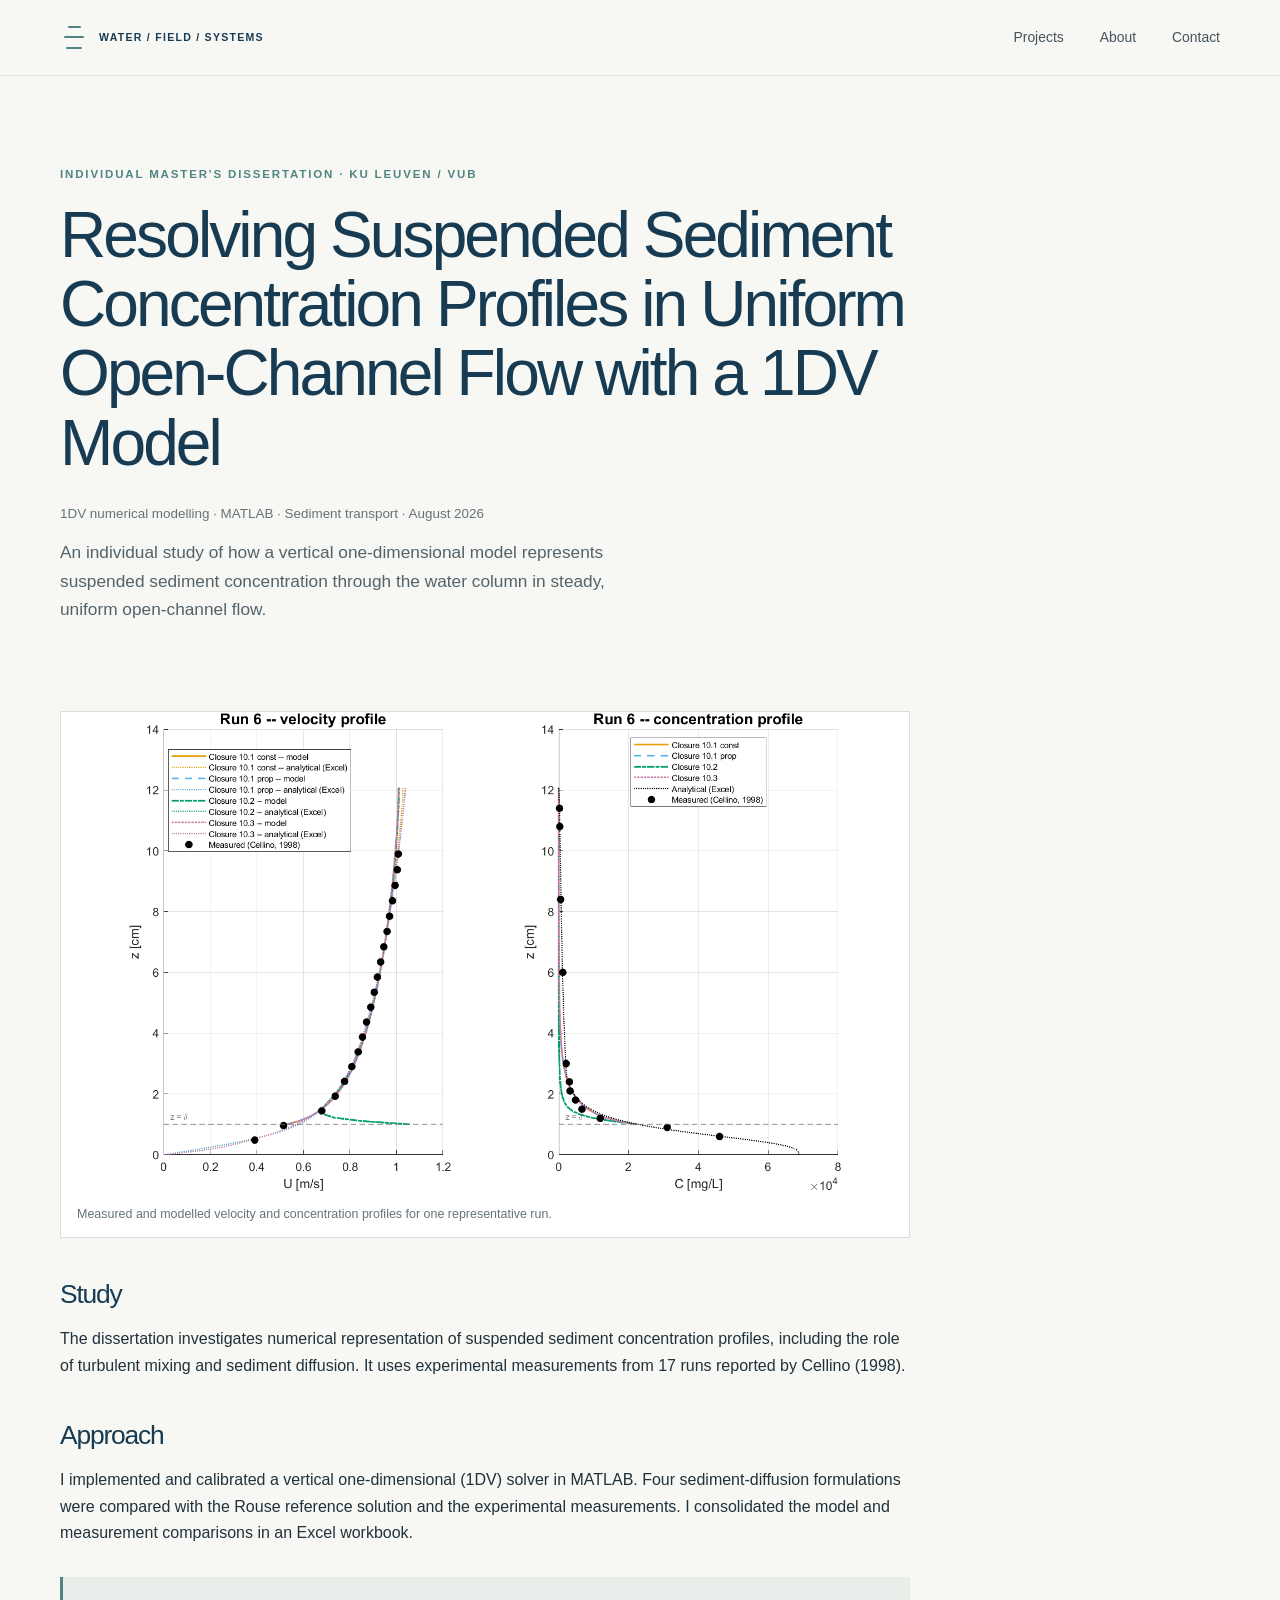
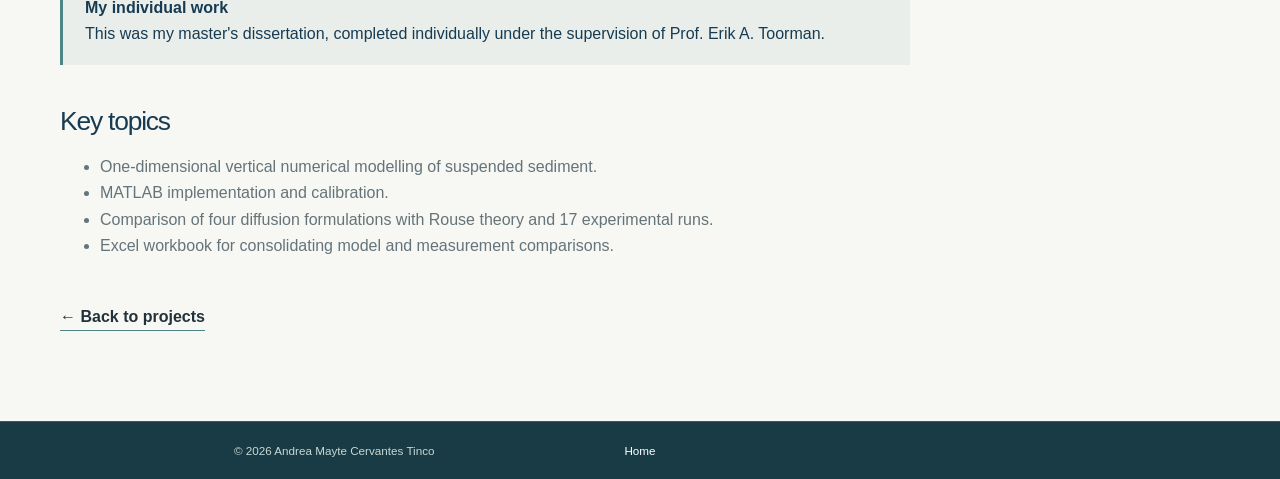
<file: projects/thesis.html>
<!doctype html>
<html lang="en">
<head>
  <meta charset="utf-8">
  <meta name="viewport" content="width=device-width, initial-scale=1">
  <meta name="description" content="Andrea Cervantes' individual MSc dissertation on modelling suspended sediment profiles in open-channel flow.">
  <title>Suspended Sediment Modelling | Andrea Cervantes</title>
  <link rel="stylesheet" href="../assets/css/style.css?v=14">
  <style>
    .case-hero { max-width:900px; padding:clamp(50px,8vw,90px) 0 36px; }
    .case-hero h1 { font-size:clamp(2.4rem,5vw,4.4rem); }
    .case-meta { color:var(--muted); font-size:.84rem; }
    .case-body { max-width:850px; padding-bottom:90px; }
    .case-body h2 { margin-top:42px; font-size:1.65rem; }
    .case-figure { margin:34px 0; background:#fff; border:1px solid var(--line); }
    .case-figure img { display:block; width:100%; max-height:480px; object-fit:contain; }
    .case-figure figcaption { padding:12px 16px; color:var(--muted); font-size:.78rem; }
    .case-callout { background:#e9eeea; border-left:3px solid var(--teal); padding:18px 22px; margin:30px 0; color:var(--navy); }
    .back-link { display:inline-block; margin-top:28px; font-weight:700; border-bottom:1px solid var(--teal); }
    .case-points { color:var(--muted); }
  </style>
</head>
<body>
  <header class="site-header">
    <a class="brand" href="../index.html#home" aria-label="Andrea Cervantes portfolio"><span class="brand-mark" aria-hidden="true"><i></i><i></i><i></i></span><span>WATER / FIELD / SYSTEMS</span></a>
    <nav class="desktop-nav" aria-label="Main navigation"><a href="../index.html#projects">Projects</a><a href="../index.html#about">About</a><a href="../index.html#contact">Contact</a></nav>
  </header>
  <main class="section-wrap">
    <section class="case-hero">
      <p class="eyebrow">INDIVIDUAL MASTER'S DISSERTATION · KU LEUVEN / VUB</p>
      <h1>Resolving Suspended Sediment Concentration Profiles in Uniform Open-Channel Flow with a 1DV Model</h1>
      <p class="case-meta">1DV numerical modelling · MATLAB · Sediment transport · August 2026</p>
      <p class="hero-lede">An individual study of how a vertical one-dimensional model represents suspended sediment concentration through the water column in steady, uniform open-channel flow.</p>
    </section>
    <article class="case-body">
      <figure class="case-figure"><img src="../assets/images/projects/thesis-profiles.png" alt="Measured and modelled velocity and suspended sediment concentration profiles for Run 6"><figcaption>Measured and modelled velocity and concentration profiles for one representative run.</figcaption></figure>
      <h2>Study</h2>
      <p>The dissertation investigates numerical representation of suspended sediment concentration profiles, including the role of turbulent mixing and sediment diffusion. It uses experimental measurements from 17 runs reported by Cellino (1998).</p>
      <h2>Approach</h2>
      <p>I implemented and calibrated a vertical one-dimensional (1DV) solver in MATLAB. Four sediment-diffusion formulations were compared with the Rouse reference solution and the experimental measurements. I consolidated the model and measurement comparisons in an Excel workbook.</p>
      <div class="case-callout"><strong>My individual work</strong><br>This was my master's dissertation, completed individually under the supervision of Prof. Erik A. Toorman.</div>
      <h2>Key topics</h2>
      <ul class="case-points"><li>One-dimensional vertical numerical modelling of suspended sediment.</li><li>MATLAB implementation and calibration.</li><li>Comparison of four diffusion formulations with Rouse theory and 17 experimental runs.</li><li>Excel workbook for consolidating model and measurement comparisons.</li></ul>
      <a class="back-link" href="../index.html#projects">← Back to projects</a>
    </article>
  </main>
  <footer class="site-footer"><div class="section-wrap footer-inner"><span>© <span id="year"></span> Andrea Mayte Cervantes Tinco</span><a href="../index.html">Home</a></div></footer>
  <script>document.getElementById("year").textContent = new Date().getFullYear();</script>
</body>
</html>
</file>
<file: assets/css/style.css>
:root {
  --navy: #173b52;
  --navy-deep: #102d40;
  --teal: #4f8584;
  --mint: #dce9e5;
  --paper: #f7f7f3;
  --white: #fff;
  --ink: #20323c;
  --muted: #64747a;
  --line: #d8dfdc;
  --sand: #e0b77d;
  --max: 1160px;
  --serif: Georgia, "Times New Roman", serif;
  --sans: Inter, "Aptos", "Segoe UI", Arial, sans-serif;
}
* { box-sizing: border-box; }
html { scroll-behavior: smooth; scroll-padding-top: 90px; }
body { margin: 0; background: var(--paper); color: var(--ink); font-family: var(--sans); line-height: 1.65; -webkit-font-smoothing: antialiased; }
a { color: inherit; text-decoration: none; }
a:hover { color: var(--teal); }
button, select { font: inherit; }
.skip-link { position: absolute; left: -999px; top: 0; background: var(--white); padding: .7rem; z-index: 99; }
.skip-link:focus { left: .5rem; }
.section-wrap { width: min(var(--max), calc(100% - 48px)); margin-inline: auto; }
.site-header { position: sticky; top: 0; z-index: 10; min-height: 76px; display: flex; align-items: center; justify-content: space-between; gap: 24px; padding: 0 max(24px, calc((100% - var(--max)) / 2)); background: rgba(247,247,243,.94); backdrop-filter: blur(14px); border-bottom: 1px solid rgba(216,223,220,.8); }
.brand {
  color: var(--navy);
  font-family: "URW Chancery L", "Brush Script MT", "Segoe Script", cursive;
  font-size: 1.55rem;
  font-weight: 500;
  font-style: italic;
  letter-spacing: -.035em;
  white-space: nowrap;
  transform: none;
  display: inline-block;
}
.desktop-nav { display: flex; align-items: center; gap: clamp(18px, 3vw, 36px); margin-left: auto; }
.desktop-nav a, .mobile-nav a { font-size: .87rem; color: #43555e; }
.header-actions { display: flex; align-items: center; gap: 8px; }
.language-label { font-size: .75rem; color: var(--muted); }
#language-select { background: transparent; border: 1px solid var(--line); border-radius: 5px; color: var(--navy); padding: 7px 9px; font-weight: 700; font-size: .8rem; }
.menu-toggle { display: none; border: 1px solid var(--line); background: transparent; color: var(--navy); border-radius: 5px; padding: 6px 10px; }
.mobile-nav { position: absolute; top: 75px; right: 16px; padding: 14px 20px; background: var(--white); border: 1px solid var(--line); box-shadow: 0 12px 30px #173b5218; border-radius: 8px; flex-direction: column; gap: 12px; min-width: 160px; }
.mobile-nav:not([hidden]) { display: flex; }
.hero { display: grid; grid-template-columns: 1.08fr .92fr; align-items: center; gap: clamp(36px, 7vw, 90px); padding-block: clamp(58px, 8vw, 108px); }
.eyebrow { margin: 0 0 18px; color: var(--teal); font-size: .72rem; letter-spacing: .16em; font-weight: 800; line-height: 1.5; }
h1, h2, h3, p { margin-top: 0; }
h1, h2 { color: var(--navy); font-weight: 500; letter-spacing: -.045em; line-height: 1.08; }
h1 { font-size: clamp(2.7rem, 5.4vw, 5rem); margin-bottom: 25px; }
h1 em { color: var(--teal); font-family: var(--serif); font-weight: 400; }
h2 { font-size: clamp(2rem, 3.5vw, 3.25rem); margin-bottom: 18px; }
h3 { color: var(--navy); line-height: 1.25; letter-spacing: -.02em; }
.hero-lede { max-width: 590px; color: #52636b; font-size: clamp(1rem, 1.35vw, 1.13rem); }
.hero-actions { display: flex; align-items: center; flex-wrap: wrap; gap: 22px; margin-top: 30px; }
.button { display: inline-flex; align-items: center; gap: 18px; border-radius: 4px; padding: 13px 17px; font-size: .87rem; font-weight: 700; }
.button-dark { background: var(--navy); color: white; }
.button-dark:hover { background: var(--teal); color: white; }
.text-link { font-size: .88rem; font-weight: 700; border-bottom: 1px solid #9bb7b0; padding-bottom: 3px; }
.hero-note { margin: 34px 0 0; font-size: .78rem; color: var(--muted); }
.hero-art { position: relative; background: var(--mint); min-height: 430px; overflow: hidden; }
.photo-carousel { width: 100%; max-width: 520px; aspect-ratio: 4 / 5; border-radius: 18px; isolation: isolate; }
.photo-carousel .hero-photo { position: absolute; inset: 0; display: block; width: 100%; height: 100%; object-fit: cover; object-position: center; opacity: 0; visibility: hidden; transition: opacity 1s ease, visibility 1s ease; }
.photo-carousel .hero-photo.active { opacity: 1; visibility: visible; }
.contour-art { display: block; width: 100%; height: 100%; min-height: 430px; }
.art-label, .art-caption { display: none !important; }
.intro-strip { background: #e9eeea; padding-block: 34px; }
.intro-grid { display: grid; grid-template-columns: minmax(0, .8fr) minmax(0, 1.2fr); align-items: start; gap: clamp(2rem, 5vw, 5rem); }
.intro-approach, .intro-about { min-width: 0; }
.intro-grid .eyebrow { margin: 4px 0 16px; }
.intro-statement { max-width: 800px; color: var(--navy); font-family: var(--serif); font-size: clamp(1.35rem, 2.3vw, 2rem); line-height: 1.35; margin: 0; }
.intro-about > p:not(.eyebrow) { color: #425760; margin: 0 0 1rem; line-height: 1.7; font-size: .94rem; }
.intro-about > p:last-child { margin-bottom: 0; }
.content-section { padding-block: clamp(65px, 8vw, 105px); }
.section-heading { display: flex; align-items: end; justify-content: space-between; gap: 40px; margin-bottom: 36px; }
.section-heading .eyebrow { margin-bottom: 12px; }
.section-heading h2 { margin-bottom: 0; }
.section-aside { max-width: 330px; color: var(--muted); font-size: .9rem; margin-bottom: 4px; }
.project-grid { display: grid; grid-template-columns: repeat(2, minmax(0, 1fr)); gap: 24px; align-items: stretch; }
.project-card { background: var(--white); border: 1px solid #e4e8e5; min-width: 0; }
.project-featured { grid-column: 1 / -1; display: grid; grid-template-columns: 1.05fr .95fr; }
.project-visual { min-height: 230px; position: relative; overflow: hidden; }
.project-featured .project-visual { min-height: 350px; }
.visual-sediment { background: var(--navy); display: flex; align-items: center; }
.visual-sediment svg { width: 100%; height: auto; padding: 18px; }
.visual-index { position: absolute; top: 18px; left: 20px; color: var(--white); font-size: .7rem; letter-spacing: .14em; z-index: 1; }
.visual-foot { position: absolute; bottom: 13px; left: 18px; color: #d8e4e5; font-size: .68rem; }
.project-content { padding: clamp(22px, 3vw, 34px); }
.project-type { color: var(--teal); font-size: .68rem; font-weight: 800; letter-spacing: .12em; margin-bottom: 13px; }
.project-content h3 { font-size: clamp(1.25rem, 2vw, 1.7rem); margin-bottom: 12px; }
.project-content > p:not(.project-type) { color: var(--muted); font-size: .9rem; }
.tag-list { display: flex; flex-wrap: wrap; gap: 7px; padding: 0; list-style: none; margin: 20px 0; }
.tag-list li { background: #edf2ef; color: #47625f; border-radius: 3px; padding: 4px 8px; font-size: .7rem; }
.project-link { display: inline-flex; align-items: center; gap: 12px; margin-top: 4px; font-size: .83rem; font-weight: 800; color: var(--navy); border-bottom: 1px solid #a5bbb5; padding-bottom: 4px; }
.visual-water { background: #dce9e5; display: grid; place-items: center; }
.water-rings { width: 210px; height: 210px; border: 1px solid #4f8584; border-radius: 50%; position: relative; }
.water-rings::before, .water-rings::after { content: ""; position: absolute; border: 1px solid #4f8584; border-radius: 50%; inset: 20px -30px; transform: rotate(25deg); }
.water-rings::after { inset: -25px 38px; transform: rotate(-35deg); }
.visual-title { position: absolute; bottom: 18px; left: 20px; color: var(--navy); font-size: .65rem; letter-spacing: .13em; font-weight: 800; }
.visual-maritime { background: #e7e4da; display: grid; place-items: center; }
.maritime-lines { width: 100%; height: 100%; position: absolute; inset: 0; background: repeating-linear-gradient(165deg, transparent 0 20px, rgba(23,59,82,.18) 21px 22px, transparent 23px 40px); clip-path: polygon(0 15%,100% 0,100% 82%,0 100%); }
.about-band { background: var(--navy); color: white; padding-block: clamp(60px, 8vw, 100px); }
.about-grid { display: grid; grid-template-columns: .85fr 1.15fr; gap: clamp(35px, 8vw, 100px); }
.about-band h2 { color: white; max-width: 450px; }
.about-band .eyebrow { color: #9fc9bd; }
.about-copy { max-width: 650px; color: #d5e0e3; }
.about-copy p { margin-bottom: 18px; }
.about-caution { font-size: .82rem; color: #a9c1c8; border-left: 2px solid var(--teal); padding-left: 14px; margin-top: 28px; }
.skills-grid { display: grid; grid-template-columns: repeat(3, minmax(0, 1fr)); border-top: 1px solid var(--line); }
.skill-block { padding: 26px 26px 0 0; }
.skill-block + .skill-block { border-left: 1px solid var(--line); padding-left: 26px; }
.skill-number { color: var(--teal); font-size: .72rem; font-weight: 800; letter-spacing: .1em; }
.skill-block h3 { margin: 15px 0 10px; font-size: 1.15rem; }
.skill-block p { color: var(--muted); font-size: .9rem; margin-bottom: 0; }
.contact-section { background: #e9eeea; padding-block: clamp(60px, 8vw, 100px); }
.contact-grid { display: grid; grid-template-columns: 1fr .8fr; gap: 70px; }
.contact-grid h2 { max-width: 500px; }
.contact-grid > div:first-child > p:last-child { max-width: 500px; color: var(--muted); }
.contact-links { display: flex; flex-direction: column; align-items: stretch; }
.contact-links > a { display: flex; justify-content: space-between; gap: 20px; border-bottom: 1px solid #cbd6d1; padding: 13px 0; color: var(--navy); font-weight: 700; font-size: .9rem; }
.contact-note { margin-top: 18px; font-size: .75rem; color: var(--muted); }
.site-footer { background: var(--navy-deep); color: #cbd8dc; padding-block: 19px; font-size: .73rem; }
.footer-inner { display: flex; justify-content: space-between; align-items: center; gap: 18px; }
.site-footer a { color: #fff; }
@media (max-width: 850px) {
  .desktop-nav { gap: 16px; }
  .hero { gap: 28px; }
  .hero-art, .contour-art { min-height: 360px; }
  .project-featured { grid-template-columns: 1fr 1fr; }
}
@media (max-width: 768px) {
  .intro-grid { grid-template-columns: 1fr; gap: 2rem; }
  .photo-carousel { max-width: 100%; aspect-ratio: 4 / 5; }
}
@media (max-width: 680px) {
  .section-wrap { width: min(100% - 32px, var(--max)); }
  .site-header { padding-inline: 16px; min-height: 66px; }
  .desktop-nav, .language-label { display: none; }
  .menu-toggle { display: inline-block; }
  .mobile-nav { top: 65px; }
  .hero { grid-template-columns: 1fr; padding-block: 50px; }
  .hero-art, .contour-art { min-height: 300px; }
  .project-featured { grid-template-columns: 1fr; }
  .section-heading { align-items: start; flex-direction: column; gap: 14px; }
  .project-grid { grid-template-columns: 1fr; }
  .project-featured { grid-column: auto; }
  .project-featured .project-visual { min-height: 270px; }
  .skills-grid { grid-template-columns: 1fr; }
  .skill-block, .skill-block + .skill-block { padding: 22px 0; border-left: 0; border-bottom: 1px solid var(--line); }
  .footer-inner { flex-wrap: wrap; }
}
@media (prefers-reduced-motion: reduce) { html { scroll-behavior: auto; } * { transition: none !important; } }


.hero-eyebrow {
  margin: 0 0 .65rem;
  color: var(--teal);
  font-size: .78rem;
  font-weight: 750;
  letter-spacing: .13em;
  line-height: 1.4;
  text-transform: uppercase;
}


/* Selected project cards */
.visual-uganda {
  background: linear-gradient(180deg, rgba(16,45,64,.03), rgba(16,45,64,.55)),
    url("../images/Uganda_campo1.png") center 55% / cover;
}
.visual-mangrove { background: linear-gradient(145deg, #dce9e5, #8aaca3); }
.visual-shellfish { background: linear-gradient(145deg, #e6e1d4, #b7c8c1); }
.visual-potato { background: linear-gradient(145deg, #e7e2cf, #b5c49c); }
.visual-belgium { background: linear-gradient(145deg, #dce5e8, #a8bdc2); }
.visual-mangrove::after, .visual-shellfish::after, .visual-potato::after, .visual-belgium::after {
  content: ""; position: absolute; inset: 18% 12%;
  border: 1px solid rgba(23,59,82,.22); border-radius: 50%;
  transform: rotate(-18deg);
}
.visual-shellfish::after { inset: 24% 18%; border-radius: 45% 55% 50% 40%; }
.visual-potato::after { inset: 15% 25%; border-radius: 48%; transform: rotate(28deg); }
.visual-belgium::after { inset: 20% 14%; border-radius: 4px; transform: rotate(8deg); }
.project-card:not(.project-featured) .project-visual { min-height: 230px; }
.project-card .visual-title { z-index: 1; }
@media (max-width: 760px) {
  .project-grid { grid-template-columns: 1fr; }
  .project-featured { grid-column: auto; grid-template-columns: 1fr; }
  .project-featured .project-visual { min-height: 260px; }
}


/* v10: interactive project cards, language globe and minimal contact */
.brand { font-family: var(--sans); font-size: .72rem; font-weight: 800; letter-spacing: .15em; color: var(--teal); white-space: nowrap; }
.brand span { color: #b8c9c2; padding: 0 .25rem; }
.language-picker { position: relative; }
.language-toggle { width: 38px; height: 38px; display:grid; place-items:center; border:1px solid var(--line); border-radius:50%; background:transparent; color:var(--navy); cursor:pointer; }
.language-toggle svg { width:19px; height:19px; fill:none; stroke:currentColor; stroke-width:1.5; stroke-linecap:round; }
.language-menu { position:absolute; right:0; top:46px; z-index:30; min-width:145px; padding:7px; background:white; border:1px solid var(--line); box-shadow:0 12px 30px #173b5218; border-radius:7px; }
.language-menu[hidden] { display:none; }
.language-menu button { display:block; width:100%; text-align:left; border:0; background:transparent; padding:9px 10px; color:var(--ink); cursor:pointer; border-radius:4px; }
.language-menu button:hover { background:#edf2ef; }
.project-grid-interactive .project-card { display:block; width:100%; padding:0; border:1px solid #e4e8e5; text-align:left; font:inherit; color:inherit; cursor:pointer; transition:transform .2s ease, box-shadow .2s ease; }
.project-grid-interactive .project-card:hover { transform:translateY(-3px); box-shadow:0 12px 28px #173b5214; }
.project-grid-interactive .project-featured { display:grid; grid-template-columns:1.05fr .95fr; grid-column:1 / -1; }
.project-image { position:relative; display:block; min-height:230px; overflow:hidden; background:#dce9e5; }
.project-featured .project-image { min-height:350px; }
.project-image img { display:block; width:100%; height:100%; min-height:230px; object-fit:cover; position:absolute; inset:0; transition:transform .45s ease; }
.project-card:hover .project-image img { transform:scale(1.035); }
.project-featured .project-image img { min-height:350px; }
.project-content { display:flex; flex-direction:column; gap:10px; padding:clamp(22px,3vw,34px); }
.project-content strong { color:var(--navy); font-size:clamp(1.2rem,2vw,1.55rem); line-height:1.25; letter-spacing:-.02em; }
.project-meta { color:var(--teal); font-size:.66rem; font-weight:800; letter-spacing:.12em; }
.project-summary { color:var(--muted); font-size:.88rem; line-height:1.6; }
.project-tags { color:#607873; font-size:.72rem; }
.project-open { margin-top:7px; color:var(--navy); font-size:.82rem; font-weight:800; border-bottom:1px solid #a5bbb5; width:max-content; padding-bottom:4px; }
.project-grid-interactive .project-card:focus-visible, .language-toggle:focus-visible, .language-menu button:focus-visible { outline:3px solid #8bb9ae; outline-offset:3px; }
.skills-grid { grid-template-columns:repeat(3,minmax(0,1fr)); }
.contact-section { padding-block:clamp(42px,6vw,70px); }
.contact-minimal { display:grid; grid-template-columns:.7fr 1.3fr; align-items:center; column-gap:40px; }
.contact-minimal .eyebrow { margin:0; }
.contact-minimal h2 { font-size:clamp(1.8rem,3vw,2.7rem); margin:0; }
.contact-minimal .contact-links { grid-column:2; display:flex; flex-direction:row; flex-wrap:wrap; gap:28px; margin-top:18px; }
.contact-minimal .contact-links a { display:inline-flex; gap:10px; border-bottom:1px solid #cbd6d1; padding:6px 0; font-size:.9rem; }
.modal-backdrop { position:fixed; inset:0; z-index:100; display:grid; place-items:center; padding:24px; background:rgba(10,29,40,.68); backdrop-filter:blur(5px); }
.modal-backdrop[hidden] { display:none; }
.project-modal { position:relative; width:min(900px,100%); max-height:min(88vh,900px); background:var(--paper); border-radius:10px; overflow:hidden; box-shadow:0 24px 80px #07192355; }
.modal-scroll { max-height:min(88vh,900px); overflow-y:auto; overscroll-behavior:contain; }
.modal-close { position:sticky; float:right; top:12px; margin:12px 12px -54px 0; z-index:3; width:40px; height:40px; border:0; border-radius:50%; background:rgba(255,255,255,.94); color:var(--navy); font-size:1.8rem; line-height:1; cursor:pointer; box-shadow:0 2px 12px #102d4020; }
.modal-image { display:block; width:100%; height:260px; object-fit:cover; background:var(--mint); }
.modal-body { padding:clamp(24px,5vw,48px); }
.modal-body h2 { font-size:clamp(1.8rem,3vw,2.65rem); }
.modal-intro { color:#52636b; font-size:1.05rem; max-width:760px; }
.modal-columns { display:grid; grid-template-columns:1fr 1fr; gap:32px; margin-top:28px; }
.modal-columns h3 { font-size:1rem; margin:18px 0 7px; }
.modal-columns p { color:var(--muted); font-size:.9rem; }
.modal-tools { border-top:1px solid var(--line); padding-top:18px; display:grid; gap:7px; color:var(--navy); font-size:.85rem; }
.modal-tools span { color:var(--muted); }
.modal-note { margin:22px 0 0; padding-left:12px; border-left:2px solid var(--teal); color:var(--muted); font-size:.78rem; }
body.modal-open { overflow:hidden; }
@media(max-width:850px) { .project-grid-interactive .project-featured { grid-template-columns:1fr 1fr; } }
@media(max-width:680px) {
 .brand { font-size:.62rem; letter-spacing:.09em; }
 .desktop-nav,.language-label { display:none; }
 .language-toggle { width:35px; height:35px; }
 .project-grid-interactive .project-featured { grid-template-columns:1fr; }
 .project-grid-interactive .project-featured .project-image,.project-grid-interactive .project-featured .project-image img { min-height:260px; }
 .skills-grid { grid-template-columns:1fr; }
 .contact-minimal { grid-template-columns:1fr; gap:14px; }
 .contact-minimal .contact-links { grid-column:1; flex-direction:column; gap:8px; }
 .modal-backdrop { padding:10px; }
 .project-modal,.modal-scroll { max-height:94vh; }
 .modal-image { height:190px; }
 .modal-columns { grid-template-columns:1fr; gap:0; }
}

/* Portfolio refresh: editorial identity, focused work cards and a stronger story. */
.brand { display:inline-flex; align-items:center; gap:11px; color:var(--navy); font-size:.68rem; letter-spacing:.14em; }
.brand > span:last-child { color:var(--navy); }
.brand .brand-mark { width:25px; height:25px; display:flex; flex-direction:column; justify-content:center; gap:3px; }
.brand-mark i { display:block; height:2px; background:var(--teal); border-radius:4px; }
.brand-mark i:nth-child(1) { width:13px; }
.brand-mark i:nth-child(2) { width:20px; }
.brand-mark i:nth-child(3) { width:16px; }
.hero { padding-block:clamp(48px,6vw,78px); }
.hero h1 { font-size:clamp(2.6rem,4.7vw,4.35rem); }
.hero-lede { max-width:510px; }
.intro-strip { padding-block:22px; background:#e9eeea; }
.intro-grid { display:grid; grid-template-columns:.75fr 1.25fr; align-items:center; gap:clamp(2rem,5vw,5rem); }
.intro-grid .eyebrow { margin:0; }
.intro-statement { max-width:700px; font-size:clamp(1.15rem,2vw,1.55rem); }
.content-section { padding-block:clamp(58px,7vw,88px); }
.project-grid { grid-template-columns:repeat(3,minmax(0,1fr)); gap:18px; }
.project-grid-interactive .project-featured { grid-column:span 2; grid-template-columns:1fr 1fr; }
.project-image, .project-image img { min-height:210px; }
.project-featured .project-image, .project-featured .project-image img { min-height:100%; }
.project-content { padding:23px; }
.project-content strong { font-size:clamp(1.05rem,1.55vw,1.35rem); }
.project-featured .project-content strong { font-size:clamp(1.25rem,2vw,1.65rem); }
.project-meta { line-height:1.5; }
.project-open { margin-top:auto; padding-top:6px; }
.about-section { background:var(--navy); color:#e5edef; padding-block:clamp(58px,7vw,88px); }
.about-layout { display:grid; grid-template-columns:.8fr 1.2fr; gap:clamp(35px,7vw,84px); }
.about-section .eyebrow { color:#a5cfc1; }
.about-section h2 { color:white; font-size:clamp(2rem,3.2vw,3rem); }
.about-copy { max-width:700px; color:#e0e9eb; }
.about-copy p { margin-bottom:17px; }
.about-education { display:grid; gap:9px; margin-top:25px; padding-top:20px; border-top:1px solid #ffffff35; color:#b8d2d0; font-size:.82rem; }
.skills-section { padding-top:clamp(55px,6vw,76px); }
.skills-section .skill-block { padding-block:22px 0; }
.skills-section .skill-block h3 { font-size:1.12rem; }
.contact-section { background:#e9eeea; }
@media(max-width:850px) {
  .project-grid { grid-template-columns:repeat(2,minmax(0,1fr)); }
  .project-grid-interactive .project-featured { grid-column:1/-1; }
  .about-layout { gap:35px; }
}
@media(max-width:680px) {
  .brand { font-size:.59rem; letter-spacing:.1em; gap:8px; }
  .hero { padding-block:42px; }
  .intro-grid, .about-layout { grid-template-columns:1fr; gap:18px; }
  .project-grid { grid-template-columns:1fr; }
  .project-grid-interactive .project-featured { grid-template-columns:1fr; }
  .project-featured .project-image, .project-featured .project-image img { min-height:260px; }
  .about-section { padding-block:55px; }
}


/* V12: restore the intended personal identity and balanced editorial layout */
.brand {
  color:var(--navy); font-family:var(--serif); font-size:1.12rem;
  font-weight:600; font-style:italic; letter-spacing:-.035em;
  white-space:nowrap; transform:none;
}
.brand span { display:none; }
.hero-eyebrow { color:var(--teal); font-size:.76rem; font-weight:800; letter-spacing:.13em; margin-bottom:14px; }
.hero-lede { max-width:590px; }
.intro-strip { background:#e9eeea; padding-block:38px; }
.intro-grid { grid-template-columns:minmax(0,.8fr) minmax(0,1.2fr); gap:clamp(2rem,5vw,5rem); }
.intro-statement { max-width:440px; font-size:clamp(1.4rem,2.2vw,1.9rem); }
.intro-about > p:not(.eyebrow) { max-width:660px; }
.capability-cards { display:grid; grid-template-columns:repeat(2,minmax(0,1fr)); gap:18px; }
.capability-card {
  min-width:0; padding:27px 28px 29px; background:#edf1ee;
  border:1px solid #dce5e0; border-radius:8px;
  transition:transform .2s ease,box-shadow .2s ease;
}
.capability-card:hover { transform:translateY(-3px); box-shadow:0 12px 28px rgba(23,59,82,.08); }
.capability-icon { width:48px; height:48px; display:grid; place-items:center; margin-bottom:16px; color:var(--teal); }
.capability-icon svg { width:42px; height:42px; fill:none; stroke:currentColor; stroke-width:1.7; stroke-linecap:round; stroke-linejoin:round; }
.capability-card .skill-number { display:block; color:#829a91; font-size:.68rem; font-weight:800; letter-spacing:.12em; margin-bottom:8px; }
.capability-card h3 { margin:0 0 9px; font-size:1.12rem; }
.capability-card p { margin:0; color:#596b70; font-size:.9rem; line-height:1.65; }
.contact-section {
  background:#e9eeea; color:var(--ink);
  padding-block:clamp(44px,6vw,68px);
}
.contact-minimal {
  display:grid; grid-template-columns:.55fr 1.45fr; align-items:start;
  gap:10px 44px; padding:clamp(25px,4vw,42px);
  background:#183b46; border-radius:10px; color:#f7f7f3;
}
.contact-minimal .eyebrow { color:#b8d5ce; margin:7px 0 0; }
.contact-copy h2 { color:#fff; font-size:clamp(1.8rem,3vw,2.5rem); margin:0 0 8px; }
.contact-copy p { color:#d9e5e1; font-size:.92rem; margin:0; max-width:590px; }
.contact-minimal .contact-links { grid-column:2; display:flex; flex-direction:row; flex-wrap:wrap; gap:26px; margin-top:12px; }
.contact-minimal .contact-links a { color:#fff; border-color:rgba(220,233,229,.35); padding:5px 0; }
.contact-minimal .contact-links a:hover { color:#b8d5ce; }
.site-footer { background:#183b46; color:#c8d8d4; border-top:1px solid rgba(220,233,229,.18); }
.site-footer a:hover { color:#fff; }
@media(max-width:760px) {
 .capability-cards { grid-template-columns:1fr; }
 .contact-minimal { grid-template-columns:1fr; gap:12px; }
 .contact-minimal .contact-links { grid-column:1; flex-direction:column; gap:9px; }
}
@media(max-width:680px) { .brand { font-size:.95rem; } }

/* Final identity and contrast overrides after the legacy v12 theme rules. */
.brand { display:inline-flex; align-items:center; gap:11px; color:var(--navy); font-family:var(--sans); font-size:.68rem; font-style:normal; font-weight:800; letter-spacing:.14em; }
.brand span { display:inline-block; padding:0; }
.brand .brand-mark { width:25px; height:25px; flex:0 0 25px; display:flex; flex-direction:column; justify-content:center; gap:3px; }
.brand-mark i { display:block; height:2px; background:var(--teal); border-radius:4px; }
.brand-mark i:nth-child(1) { width:13px; }
.brand-mark i:nth-child(2) { width:20px; }
.brand-mark i:nth-child(3) { width:16px; }
.contact-minimal h2 { color:#fff; }
@media(max-width:680px) { .brand { font-size:.59rem; letter-spacing:.1em; gap:8px; } }

/* Requested portfolio layout refinements */
.brand { font-size:.66rem; letter-spacing:.12em; }
.hero h1 { font-size:clamp(2.7rem,5.4vw,5rem); }
.about-section { margin-top:0; }
.about-section h2 { max-width:560px; }
.project-grid { grid-template-columns:repeat(3,minmax(0,1fr)); align-items:stretch; }
.project-grid-interactive .project-featured { display:block; grid-column:auto; }
.project-grid-interactive .project-card { border:1px solid #d3ddd8; border-radius:11px; overflow:hidden; background:#fff; box-shadow:0 1px 2px rgba(16,45,64,.035); }
.project-grid-interactive .project-card:hover { box-shadow:0 12px 28px rgba(23,59,82,.09); }
.project-grid-interactive .project-card:focus-visible { outline:3px solid #8bb9ae; outline-offset:3px; }
.project-image { border-bottom:1px solid #e1e7e3; }
.thesis-project-card { display:flex !important; flex-direction:column; }
.thesis-carousel { height:245px; position:relative; overflow:hidden; display:grid; place-items:center; background:#fff; border-bottom:1px solid #e1e7e3; }
.project-grid-interactive article.project-card { cursor:pointer; }
.project-grid-interactive article.project-card:hover { transform:none; }
.thesis-slide { display:block; position:absolute; inset:0; z-index:1; width:100%; height:100%; object-fit:contain; padding:8px; opacity:0; visibility:hidden; transition:opacity .55s ease,visibility .55s ease; }
.thesis-slide.active { opacity:1; visibility:visible; }
.carousel-arrow { position:absolute; z-index:2; top:50%; transform:translateY(-50%); width:34px; height:34px; border:1px solid #d4dfda; border-radius:50%; background:rgba(255,255,255,.92); color:var(--navy); font-size:1.45rem; line-height:1; cursor:pointer; }
.carousel-prev { left:9px; }
.carousel-next { right:9px; }
.carousel-dots { position:absolute; z-index:2; bottom:10px; left:50%; transform:translateX(-50%); display:flex; gap:7px; padding:5px 8px; border-radius:20px; background:#ffffffdf; }
.carousel-dots button { width:8px; height:8px; padding:0; border:0; border-radius:50%; background:#9bacaa; cursor:pointer; }
.carousel-dots button.active { background:var(--navy); }
.thesis-image-caption { position:absolute; z-index:2; left:12px; right:12px; bottom:30px; margin:0; padding:5px 8px; border-radius:4px; background:#fffffff0; color:#52636b; text-align:center; font-size:.67rem; line-height:1.3; }
.thesis-card-content { gap:11px; }
.thesis-card-content h3 { margin:0; color:var(--navy); font-size:1.35rem; line-height:1.25; }
.thesis-card-content .project-summary { margin:0; }
.thesis-card-action { appearance:none; border:0; border-bottom:1px solid #a5bbb5; border-radius:0; background:transparent; padding:5px 0 4px; cursor:pointer; text-align:left; font:inherit; }
.thesis-card-action:hover { color:var(--teal); }
.thesis-facts { display:grid; gap:11px; border-top:1px solid var(--line); padding-top:13px; }
.thesis-facts strong { display:block; color:var(--navy); font-size:.77rem; letter-spacing:.04em; }
.thesis-facts p { margin:2px 0 0; color:#5a6b71; font-size:.82rem; line-height:1.5; }
.thesis-personal { padding-top:11px; border-top:1px solid var(--line); }
.capability-panel { border:1px solid #d7dfdc; border-radius:15px; padding:24px 16px 14px; }
.capability-panel h2 { margin:0 0 8px; color:var(--ink); font-size:1.55rem; font-weight:700; letter-spacing:-.025em; }
.capability-subtitle { margin:0 0 14px; color:#788186; }
.capability-cards { grid-template-columns:repeat(2,minmax(0,1fr)); gap:0 28px; }
.capability-card { padding:8px 0 0; background:transparent; border:0; border-radius:0; box-shadow:none; }
.capability-card:hover { transform:none; box-shadow:none; }
.capability-icon { width:30px; height:30px; margin:0 0 7px; }
.capability-icon svg { width:28px; height:28px; }
.capability-card h3 { margin:0 0 4px; font-size:1.02rem; }
.capability-card p { color:#6b7377; font-size:.88rem; line-height:1.5; }
.contact-minimal { display:flex; flex-direction:column; align-items:center; text-align:center; gap:10px; }
.contact-minimal .eyebrow { margin:0; }
.contact-minimal h2 { margin:0; font-size:clamp(1.8rem,3vw,2.5rem); }
.contact-minimal .contact-links { width:100%; display:flex; justify-content:center; align-items:center; gap:clamp(28px,6vw,72px); margin-top:7px; }
.contact-minimal .contact-links a { min-width:95px; justify-content:center; gap:9px; }
.thesis-modal .project-modal .modal-image { height:350px; object-fit:contain; background:#fff; border-bottom:1px solid var(--line); }
.thesis-card-action:focus-visible, .carousel-arrow:focus-visible, .carousel-dots button:focus-visible { outline:3px solid #8bb9ae; outline-offset:3px; }
@media(max-width:850px) { .project-grid { grid-template-columns:repeat(2,minmax(0,1fr)); } }
@media(max-width:680px) {
  .project-grid { grid-template-columns:1fr; }
  .thesis-carousel { height:220px; }
  .capability-panel { padding:21px 16px 16px; }
  .capability-cards { grid-template-columns:1fr; gap:16px; }
  .contact-minimal .contact-links { flex-direction:row; }
}
/* Technical portfolio refinements */
.brand .brand-mark { width:28px; height:28px; flex:0 0 28px; display:grid; place-items:center; }
.brand .brand-mark svg { width:28px; height:28px; fill:none; stroke:var(--teal); stroke-width:2.2; stroke-linecap:round; }
.about-layout { align-items:start; }
.about-principle { margin:24px 0 0; padding:14px 0 14px 16px; border-left:2px solid var(--teal); color:#50656a; font-size:1rem; line-height:1.6; max-width:400px; }
.project-grid-interactive .project-image { width:100%; height:225px; min-height:0; aspect-ratio:16/10; background:#e8efec; }
.project-grid-interactive .project-image img { height:100%; min-height:0; filter:saturate(.74) contrast(.98); }
.project-grid-interactive .project-image-pair img:first-of-type { left:0; width:50%; border-right:2px solid #fff; }
.project-grid-interactive .project-image-pair img:nth-of-type(2) { left:50%; width:50%; }
.project-grid-interactive .thesis-carousel { height:225px; }
.project-grid-interactive .project-image::after { content:""; position:absolute; inset:0; z-index:1; pointer-events:none; background:linear-gradient(180deg,rgba(18,51,63,.025),rgba(18,51,63,.10)); }
.project-grid-interactive .project-image-pair::after { background:linear-gradient(180deg,rgba(18,51,63,.025),rgba(18,51,63,.12)); }
.project-grid-interactive .visual-index { z-index:2; }
.project-grid-interactive .project-content { min-height:250px; padding:22px; gap:9px; }
.project-grid-interactive .project-content strong { font-size:1.23rem; }
.project-grid-interactive .project-tags { margin-top:auto; }
.project-grid-interactive .project-open { display:inline-flex; align-items:center; width:max-content; margin-top:4px; border:0; border-bottom:1px solid #a5bbb5; border-radius:0; background:transparent; padding:4px 0 5px; color:var(--navy); font:inherit; font-size:.82rem; font-weight:800; cursor:pointer; }
.project-grid-interactive .project-open:hover { color:var(--teal); }
.project-grid-interactive .project-open:focus-visible { outline:3px solid #8bb9ae; outline-offset:3px; }
.skills-section { margin-top:clamp(54px,7vw,88px); }
.capability-panel { background:#edf4f0; border:1px solid #cbdcd4; border-left:4px solid #569b91; border-radius:14px; padding:28px clamp(20px,3vw,34px) 26px; }
.capability-panel h2 { color:#1b404c; }
.capability-subtitle { color:#5f7775; }
.capability-cards { grid-template-columns:repeat(3,minmax(0,1fr)); gap:12px 34px; }
.capability-card { padding:13px 8px 15px 0; border-bottom:1px solid #d4e0da; }
.capability-card h3 { color:#254e54; font-size:1rem; }
.capability-card p { color:#586c6d; font-size:.85rem; }
.capability-icon svg { stroke:#428e86; }
.footer-inner { display:grid; grid-template-columns:1fr auto 1fr; align-items:center; gap:16px; }
.footer-inner > * { text-align:center; }
.footer-inner > :first-child { justify-self:start; }
.footer-inner > :last-child { justify-self:end; }
.footer-note { justify-self:center; color:#eef5f3; }
.modal-visual { position:relative; margin:0; background:#f3f6f4; border-bottom:1px solid var(--line); }
.modal-image-zoom { display:block; width:100%; border:0; padding:0; background:transparent; cursor:zoom-in; }
.modal-image { width:100%; height:410px; max-height:55vh; object-fit:contain; background:#f3f6f4; }
.modal-image-caption { min-height:24px; margin:0; padding:5px 14px 9px; color:#617374; font-size:.74rem; text-align:center; }
.modal-gallery-controls { position:absolute; inset:0 0 30px; z-index:4; pointer-events:none; }
.modal-gallery-controls[hidden] { display:none; }
.modal-gallery-controls button { width:42px; height:42px; border:1px solid #d4dfda; border-radius:50%; background:#ffffffed; color:var(--navy); font-size:1.55rem; cursor:pointer; pointer-events:auto; box-shadow:0 2px 12px #102d4020; }
.modal-gallery-controls span { position:absolute; bottom:4px; left:50%; transform:translateX(-50%); border-radius:20px; background:#ffffffed; padding:5px 10px; color:#43575a; font-size:.72rem; pointer-events:none; } .modal-gallery-controls button { position:absolute; top:50%; transform:translateY(-50%); } .modal-gallery-controls button:first-child { left:14px; } .modal-gallery-controls button:last-child { right:14px; }
.modal-gallery-controls button:focus-visible,.modal-image-zoom:focus-visible { outline:3px solid #8bb9ae; outline-offset:2px; }
.image-lightbox[hidden] { display:none; }
.image-lightbox { position:fixed; inset:0; z-index:200; display:grid; grid-template-columns:64px 1fr 64px; align-items:center; gap:12px; padding:24px; background:rgba(7,22,30,.94); color:white; }
.image-lightbox figure { display:grid; place-items:center; gap:10px; width:100%; height:100%; margin:0; }
.image-lightbox figure img { max-width:100%; max-height:calc(100vh - 90px); object-fit:contain; }
.image-lightbox figcaption { color:#e1e9e7; text-align:center; font-size:.85rem; }
.lightbox-close { position:absolute; top:16px; right:20px; width:42px; height:42px; border:1px solid #ffffff6b; border-radius:50%; background:#ffffff1a; color:white; font-size:1.8rem; cursor:pointer; }
.lightbox-arrow { width:48px; height:48px; border:1px solid #ffffff70; border-radius:50%; background:#ffffff18; color:white; font-size:1.8rem; cursor:pointer; }
.lightbox-arrow:hover,.lightbox-close:hover { background:#ffffff35; }
@media(max-width:850px) { .capability-cards { grid-template-columns:repeat(2,minmax(0,1fr)); } }
@media(max-width:680px) {
 .project-grid-interactive .project-image { height:210px; }
 .project-grid-interactive .project-content { min-height:0; }
 .capability-cards { grid-template-columns:1fr; gap:0; }
 .footer-inner { grid-template-columns:1fr; gap:7px; justify-items:center; }
 .footer-inner > :first-child,.footer-inner > :last-child { justify-self:center; }
 .modal-image { height:250px; max-height:38vh; }
 .modal-gallery-controls { inset:0 0 30px; }
 .modal-gallery-controls span { bottom:2px; }
 .image-lightbox { grid-template-columns:36px 1fr 36px; gap:6px; padding:14px; }
 .lightbox-arrow { width:36px; height:36px; font-size:1.4rem; }
 .lightbox-close { top:9px; right:10px; }
 .image-lightbox figure img { max-height:calc(100vh - 110px); }
 .about-principle { margin-top:17px; }
}

.thesis-modal .project-modal .modal-image { height:520px; max-height:58vh; }
.footer-inner > :first-child,.footer-inner > :last-child { justify-self:center; }
@media(max-width:680px) { .thesis-modal .project-modal .modal-image { height:38vh; max-height:38vh; } }
.about-section { background:#e9eeea; color:#28465a; padding-block:clamp(48px,6vw,78px); }
.about-layout { grid-template-columns:minmax(0,.78fr) minmax(0,1.22fr); gap:clamp(35px,7vw,84px); align-items:start; }
.about-heading .eyebrow,.about-copy .eyebrow { color:#428e86; font-size:.72rem; font-weight:800; letter-spacing:.13em; }
.about-section h2 { max-width:500px; margin:20px 0 0; color:#123a57; font-family:var(--serif); font-size:clamp(2rem,3.7vw,3.35rem); font-weight:500; line-height:1.23; }
.about-copy { max-width:720px; color:#34556a; font-size:.96rem; line-height:1.8; }
.about-copy .eyebrow { margin:4px 0 20px; }
.about-copy p:not(.eyebrow) { margin:0 0 15px; }
.skills-section { margin-top:clamp(12px,2vw,24px); padding-top:clamp(20px,3vw,36px); }
.project-image-title-overlay { position:absolute; inset:0; z-index:3; display:flex; align-items:center; justify-content:center; padding:24px; background:rgba(17,48,63,.91); color:#fff; text-align:center; font-family:var(--serif); font-size:clamp(1.05rem,1.45vw,1.42rem); line-height:1.3; transition:transform .55s cubic-bezier(.2,.7,.2,1),opacity .4s ease; pointer-events:none; }
.project-grid-interactive .project-card:hover .project-image-title-overlay,.project-grid-interactive .project-card:focus-within .project-image-title-overlay,.thesis-carousel:hover .project-image-title-overlay,.thesis-carousel:focus-within .project-image-title-overlay { transform:translateY(-102%); opacity:.98; }
.experience-gallery { overflow:hidden; background:#f5f7f4; padding:clamp(42px,6vw,68px) 0 0; }
.experience-gallery .section-wrap { margin-bottom:22px; }
.experience-gallery .eyebrow { margin:0 0 8px; color:#438f87; }
.experience-gallery h2 { margin:0; color:#173b52; font-family:var(--serif); font-size:clamp(1.7rem,3vw,2.45rem); font-weight:500; }
.photo-rail { overflow:hidden; padding:0 0 32px; }
.photo-rail-track { display:flex; width:max-content; gap:15px; animation:photo-rail-drift 68s linear infinite; }
.photo-rail:hover .photo-rail-track,.photo-rail:focus-within .photo-rail-track { animation-play-state:paused; }
.photo-rail-track figure { position:relative; flex:0 0 clamp(250px,31vw,430px); height:clamp(174px,21vw,280px); overflow:hidden; margin:0; border-radius:8px; background:#dfe8e4; }
.photo-rail-track figure img { width:100%; height:100%; object-fit:cover; filter:saturate(.72); transition:filter .35s ease,transform .5s ease; }
.photo-rail-track figure:hover img { filter:saturate(.95); transform:scale(1.03); }
.photo-rail-track figcaption { position:absolute; right:0; bottom:0; left:0; padding:28px 15px 12px; background:linear-gradient(transparent,rgba(13,37,50,.78)); color:white; font-size:.78rem; font-weight:700; letter-spacing:.025em; }
@keyframes photo-rail-drift { from { transform:translateX(0); } to { transform:translateX(calc(-50% - 7.5px)); } }
@media(prefers-reduced-motion:reduce) { .photo-rail-track { animation:none; } }
.project-grid-interactive .thesis-carousel .thesis-slide { object-fit:contain; filter:none; }
#about,#projects,#skills,#contact { scroll-margin-top:78px; }
@media(max-width:680px) { .about-layout { grid-template-columns:1fr; gap:18px; } .about-copy .eyebrow { margin-bottom:12px; } }
.project-grid-interactive .project-card[hidden] { display:none !important; }
.project-grid-interactive .project-card-label { position:absolute !important; width:1px !important; height:1px !important; margin:-1px !important; padding:0 !important; overflow:hidden !important; clip:rect(0,0,0,0) !important; white-space:nowrap !important; border:0 !important; }
.project-grid-interactive .project-image { box-sizing:border-box; display:block; position:relative; overflow:hidden; }
.project-grid-interactive .project-image-title-overlay { box-sizing:border-box; }
.about-section h2 { max-width:460px; font-size:clamp(1.45rem,2.2vw,2rem); line-height:1.3; }

.project-grid-interactive .project-image-title-overlay { inset:0; width:auto; height:auto; }
</file>
